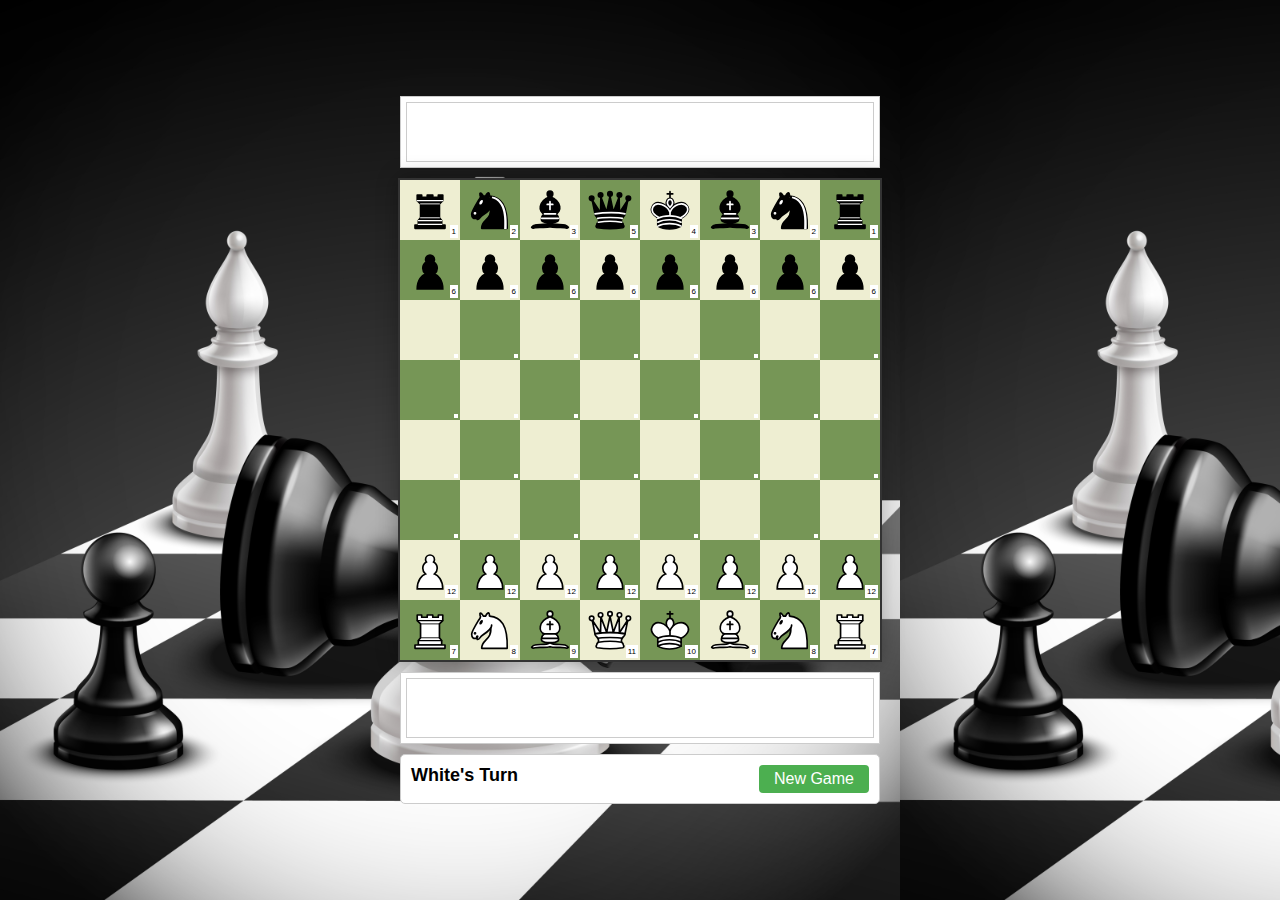
<file: index.html>
<!DOCTYPE html>
<html lang="en">
<head>
    <meta charset="UTF-8">
    <meta name="viewport" content="width=device-width, initial-scale=1.0">
    <title>Document</title>
    <link rel="stylesheet" href="design.css">
</head>
<body>
    <div id="game-container">
        <div id="black-captured" class="captured-pieces"></div>
        <div id="chess-board"></div>
        <div id="white-captured" class="captured-pieces"></div>
        <div id="game-info">
            <div id="turn-indicator">White's Turn</div>
            <button id="reset-button">New Game</button>
        </div>
    </div>

    <script src="ChessBoard.js"></script>
    <script src="RemovedPieces.js"></script>
    <script src="tile.js"></script>

</body>
</html>
</file>
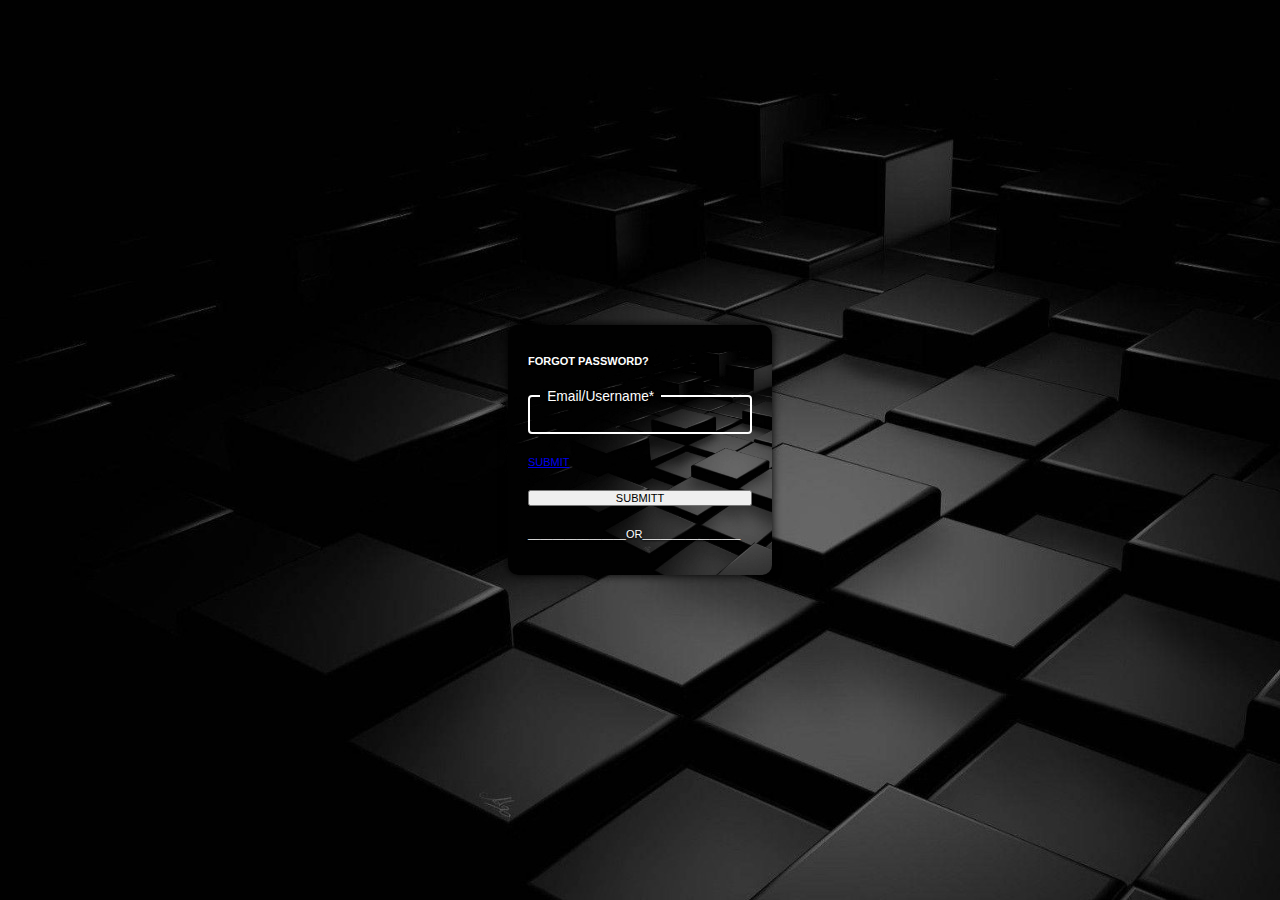
<file: chess-game/index.html>
<!DOCTYPE html>
<html>
    
        <title>Sfiso's web page</title>
        <style> 
            *{
    box-sizing: border-box;
    padding: 0;
    margin: 0;
    font-size: 11px;
}
body{
    height: 100vh;
    display: flex;
    align-items: center;
    justify-content: center;
    
    font-family:sans-serif;
    color: #fff;
    text-shadow: 0 1px 2px #000;
    background-color: #333;
    background-image: url(images/black.png);
    background-size: cover;

}
form{
    box-shadow: 0 0 10px #000;
    padding: 30px 20px 35px 20px;
    border-radius: 10px;
    display: flex;
    flex-direction:column ;
    gap: 2rem;
    background-image: url(images/black.png);
    background-size: cover;
}

input{
    padding: 0.5em 1em;
    border: 0;
    background-color: transparent;
    color: #fff;
    font-size: 1.2em;
    width: 220px;
}
input:focus{
    outline:0;
}
fieldset{
    padding:0;
    border: 2px solid #fff;
    border-radius: 4px;
}
fieldset:focus-within{
    border-color: #b02727;

}
legend{
    margin-left: 0.75em;
    padding-inline: 0.5em;
    font-size: 1.25em;
}
        </style>
 
    

<form>
    <h1>FORGOT PASSWORD?</h1>
    <fieldset>
        <legend>Email/Username*</legend>
        <input type="email">
    </fieldset>
    <a href="223063631@stu.ukzn.ac.za">SUBMIT</a>
    <button>SUBMITT</button>
    <p>________________OR________________</p>
    
   
</form>

</html>
</file>
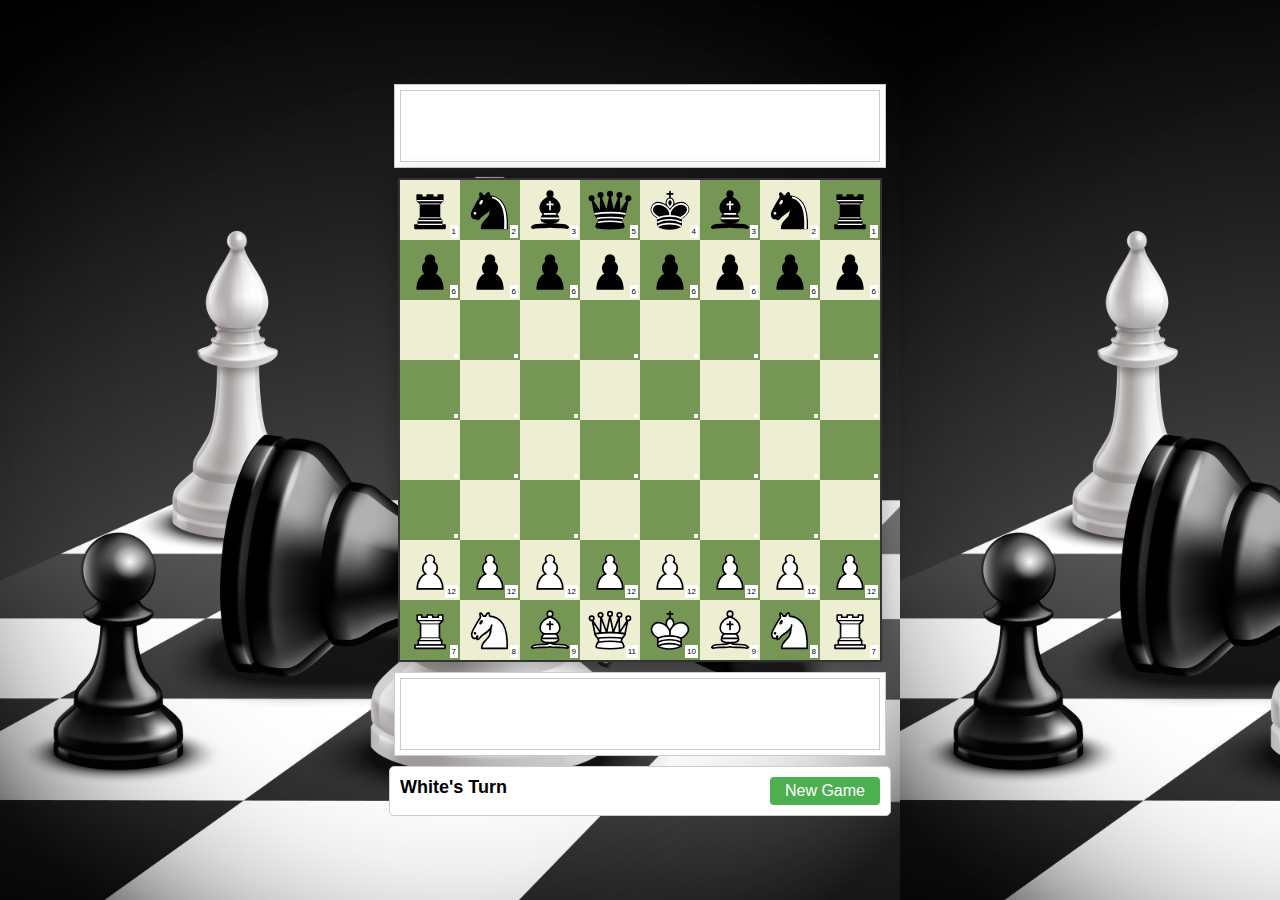
<file: chess-game/chessGame.html>
<!DOCTYPE html>
<html lang="en">
<head>
    <meta charset="UTF-8">
    <meta name="viewport" content="width=device-width, initial-scale=1.0">
    <title>JavaScript Chess Game</title>
    <style>
        body {
            font-family: 'Arial', sans-serif;
            display: flex;
            justify-content: center;
            align-items: center;
            height: 100vh;
            margin: 0;
            background-color: #f0f0f0;
            background-image: url(images/chess2.jpg);
            background-size: contain;
        }

        #game-container {
            display: flex;
            flex-direction: column;
            align-items: center;
            gap: 10px;
        }

        #chess-board {
            display: grid;
            grid-template-columns: repeat(8, 60px);
            grid-template-rows: repeat(8, 60px);
            border: 2px solid #333;
            box-shadow: 0 0 20px rgba(0, 0, 0, 0.3);
        }

        .captured-pieces {
            display: flex;
            flex-wrap: wrap;
            width: 480px;
            min-height: 60px;
            border: 1px solid #ccc;
            background-color: #fff;
            padding: 5px;
            gap: 5px;
        }

        .captured-piece {
            width: 30px;
            height: 30px;
            display: flex;
            justify-content: center;
            align-items: center;
        }

        #game-info {
            display: flex;
            justify-content: space-between;
            width: 480px;
            padding: 10px;
            background-color: #fff;
            border: 1px solid #ccc;
            border-radius: 5px;
        }

        #turn-indicator {
            font-weight: bold;
            font-size: 18px;
        }

        #reset-button {
            padding: 5px 15px;
            background-color: #4CAF50;
            color: white;
            border: none;
            border-radius: 4px;
            cursor: pointer;
            font-size: 16px;
        }

        #reset-button:hover {
            background-color: #45a049;
        }

        .tile {
            display: flex;
            justify-content: center;
            align-items: center;
            cursor: pointer;
            font-size: 40px;
            user-select: none;
        }

        .tile img {
            width: 50px;
            height: 50px;
            pointer-events: none;
        }

        .tile.highlight {
            background-color: #8f8 !important;
        }

        .tile.selected {
            background-color: #88f !important;
        }

        .tile.possible-move {
            background-color: #ff8 !important;
        }

        .tile.debug {
            position: relative;
        }
        
        .tile.debug::after {
            content: attr(data-type);
            position: absolute;
            bottom: 2px;
            right: 2px;
            font-size: 8px;
            background: white;
            padding: 2px;
        }
    </style>
</head>
<body>
    <div id="game-container">
        <div id="black-captured" class="captured-pieces"></div>
        <div id="chess-board"></div>
        <div id="white-captured" class="captured-pieces"></div>
        <div id="game-info">
            <div id="turn-indicator">White's Turn</div>
            <button id="reset-button">New Game</button>
        </div>
    </div>

    <script>
        class Tile {
            constructor(cb) {
                this.cb = cb;
                this.color = null;
                this.image = null;
                this.piece = false;
                this.type = 0;
                this.row = 0;
                this.column = 0;
                this.moves = 0;
                
                this.element = document.createElement('div');
                this.element.className = 'tile debug';
                this.element.addEventListener('click', () => this.actionPerformed());
            }

            getMoves() {
                return this.moves;
            }

            setMoves(moves) {
                this.moves = moves;
            }

            getRow() {
                return this.row;
            }

            setRow(row) {
                this.row = row;
            }

            getColumn() {
                return this.column;
            }

            setColumn(column) {
                this.column = column;
            }

            getType() {
                return this.type;
            }

            setType(type) {
                this.type = type;
                this.element.dataset.type = type;
            }
            
            getColor() {
                return this.color;
            }

            setColor(color) {
                this.color = color;
                this.element.style.backgroundColor = color;
            }
            
            setClickedColor(color) {
                this.element.style.backgroundColor = color;
            }

            getImage() {
                return this.image;
            }

            setImage(image) {
                console.log("Setting image:", image);
                this.image = image;
                if (image) {
                    const img = new Image();
                    img.onload = () => {
                        this.element.innerHTML = `<img src="${image}" alt="chess piece">`;
                        console.log("Image loaded successfully");
                    };
                    img.onerror = () => console.error("Failed to load image:", image);
                    img.src = image;
                } else {
                    this.element.innerHTML = '';
                }
            }
            
            getPiece() {
                return this.piece;
            }
            
            setPiece(piece) {
                this.piece = piece;
            }

            actionPerformed() {
                try {
                    this.cb.validateClick(this);
                } catch (e) {
                    console.error("Click error:", e);
                }
            }
            
            highlight() {
                this.element.classList.add('highlight');
            }
            
            unhighlight() {
                this.element.classList.remove('highlight');
            }
            
            select() {
                this.element.classList.add('selected');
            }
            
            unselect() {
                this.element.classList.remove('selected');
            }
            
            showPossibleMove() {
                this.element.classList.add('possible-move');
            }
            
            hidePossibleMove() {
                this.element.classList.remove('possible-move');
            }
        }

        class RemovedPieces {
            constructor() {
                this.pieces = [];
                this.icon = "images/blank.png";
                this.blankPieces = 16;
                
                this.element = document.createElement('div');
                this.element.className = 'captured-pieces';
            }

            getPiecesSize() {
                return this.pieces.length;
            }

            setIcon(iconPath) {
                if (16 - this.blankPieces < 16) {
                    const piece = document.createElement('div');
                    piece.className = 'captured-piece';
                    const img = document.createElement('img');
                    img.src = iconPath;
                    img.style.width = '100%';
                    img.style.height = '100%';
                    piece.appendChild(img);
                    this.element.appendChild(piece);
                    this.pieces.push(piece);
                    this.blankPieces--;
                }
            }
        }

        class ChessBoard {
            constructor() {
                this.currentRound = 0;
                this.EMPTY = 0;
                this.CASTLE_BLACK = 1;
                this.KNIGHT_BLACK = 2;
                this.BISHOP_BLACK = 3;
                this.KING_BLACK = 4;
                this.QUEEN_BLACK = 5;
                this.PAWN_BLACK = 6;
                this.CASTLE_WHITE = 7;
                this.KNIGHT_WHITE = 8;
                this.BISHOP_WHITE = 9;
                this.KING_WHITE = 10;
                this.QUEEN_WHITE = 11;
                this.PAWN_WHITE = 12;

                console.log("Piece type constants:", {
                    EMPTY: this.EMPTY,
                    CASTLE_BLACK: this.CASTLE_BLACK,
                    PAWN_WHITE: this.PAWN_WHITE,
                    CASTLE_WHITE: this.CASTLE_WHITE,
                    KING_BLACK: this.KING_BLACK,
                    KING_WHITE: this.KING_WHITE
                });

                this.columns = ["A", "B", "C", "D", "E", "F", "G", "H"];
                this.rows = ["1", "2", "3", "4", "5", "6", "7", "8"];

                this.tiles = Array.from({ length: 8 }, () => new Array(8));
                this.panRemPieces = [new RemovedPieces(), new RemovedPieces()];
                this.icon = [[], []];
                this.clickedTiles = [];
                this.possibleMoves = [];

                this.element = document.getElementById('chess-board');
                this.blackCaptured = document.getElementById('black-captured');
                this.whiteCaptured = document.getElementById('white-captured');
                this.turnIndicator = document.getElementById('turn-indicator');

                this.blackCaptured.appendChild(this.panRemPieces[0].element);
                this.whiteCaptured.appendChild(this.panRemPieces[1].element);

                this.loadPieceImages();
                this.createBoard();
            }

            loadPieceImages() {
                // Black pieces
             this.icon[0][0] = "images/black_rook.svg";
             this.icon[0][1] = "images/black_knight.svg";
             this.icon[0][2] = "images/black_bishop.svg";
             this.icon[0][3] = "images/black_king.svg";
             this.icon[0][4] = "images/black_queen.svg";
             this.icon[0][5] = "images/black_pawn.svg";

        // White pieces
             this.icon[1][0] = "images/white_rook.svg";
             this.icon[1][1] = "images/white_knight.svg";
             this.icon[1][2] = "images/white_bishop.svg";
             this.icon[1][3] = "images/white_king.svg";
             this.icon[1][4] = "images/white_queen.svg";
             this.icon[1][5] = "images/white_pawn.svg";
            }

            createBoard() {
                this.element.innerHTML = '';

                for (let r = 0; r < 8; r++) {
                    for (let c = 0; c < 8; c++) {
                        this.tiles[r][c] = new Tile(this);
                        this.tiles[r][c].setRow(r);
                        this.tiles[r][c].setColumn(c);

                        if ((r + c) % 2 !== 0) {
                            this.tiles[r][c].setColor('#769656'); // Dark squares
                        } else {
                            this.tiles[r][c].setColor('#eeeed2'); // Light squares
                        }

                        this.initializePiece(r, c);
                        this.element.appendChild(this.tiles[r][c].element);
                    }
                }

                this.updateTurnIndicator();
            }

            initializePiece(r, c) {
                // Black pieces (top rows)
                if (r === 0) {
                    if (c === 0 || c === 7) {
                        this.setPiece(r, c, this.CASTLE_BLACK, this.icon[0][0]);
                    } else if (c === 1 || c === 6) {
                        this.setPiece(r, c, this.KNIGHT_BLACK, this.icon[0][1]);
                    } else if (c === 2 || c === 5) {
                        this.setPiece(r, c, this.BISHOP_BLACK, this.icon[0][2]);
                    } else if (c === 3) {
                        this.setPiece(r, c, this.QUEEN_BLACK, this.icon[0][4]);
                    } else if (c === 4) {
                        this.setPiece(r, c, this.KING_BLACK, this.icon[0][3]);
                    }
                } else if (r === 1) {
                    this.setPiece(r, c, this.PAWN_BLACK, this.icon[0][5]);
                }
                // White pieces (bottom rows)
                else if (r === 7) {
                    if (c === 0 || c === 7) {
                        this.setPiece(r, c, this.CASTLE_WHITE, this.icon[1][0]);
                    } else if (c === 1 || c === 6) {
                        this.setPiece(r, c, this.KNIGHT_WHITE, this.icon[1][1]);
                    } else if (c === 2 || c === 5) {
                        this.setPiece(r, c, this.BISHOP_WHITE, this.icon[1][2]);
                    } else if (c === 3) {
                        this.setPiece(r, c, this.QUEEN_WHITE, this.icon[1][4]);
                    } else if (c === 4) {
                        this.setPiece(r, c, this.KING_WHITE, this.icon[1][3]);
                    }
                } else if (r === 6) {
                    this.setPiece(r, c, this.PAWN_WHITE, this.icon[1][5]);
                }
            }

            setPiece(row, col, type, image) {
                this.tiles[row][col].setImage(image);
                this.tiles[row][col].setPiece(true);
                this.tiles[row][col].setType(type);
            }

            updateTurnIndicator() {
                this.turnIndicator.textContent = this.currentRound % 2 === 0 ? 
                    "White's Turn" : "Black's Turn";
            }

            validateClick(tile) {
                console.group("Move Validation");
    console.log("Current round:", this.currentRound);
    console.log("Current turn:", this.currentRound % 2 === 0 ? "White" : "Black");
    
    // ... rest of your existing validateClick code ...

    
                console.log(`Turn ${this.currentRound} - ${this.currentRound % 2 === 0 ? 'White' : 'Black'}'s turn`);
                console.log(`Clicked tile: ${tile.getRow()},${tile.getColumn()} Type: ${tile.getType()}`);
                
                this.clearPossibleMoves();

                if (this.clickedTiles.length === 0) {
                    if (tile.getPiece()) {
                        const isWhitePiece = tile.getType() >= this.CASTLE_WHITE;
                        if ((this.currentRound % 2 === 0 && isWhitePiece) || 
                            (this.currentRound % 2 === 1 && !isWhitePiece)) {
                            
                            this.clickedTiles.push(tile);
                            tile.select();
                            this.showPossibleMoves(tile);
                            return;
                        } else {
                            alert(`It's ${this.currentRound % 2 === 0 ? "White" : "Black"}'s turn!`);
                            return;
                        }
                    }
                } else {
                    const selectedTile = this.clickedTiles[0];
                    
                    if (selectedTile === tile) {
                        selectedTile.unselect();
                        this.clickedTiles = [];
                        return;
                    }

                    if (this.validateMove(tile)) {
                        this.movePiece(tile);
                        this.currentRound++;
                        this.updateTurnIndicator();
                    } else {
                        alert("Invalid move!");
                    }

                    selectedTile.unselect();
                    this.clickedTiles = [];
                }
                
            }

            showPossibleMoves(tile) {
                const row = tile.getRow();
                const col = tile.getColumn();
                const type = tile.getType();

                this.clearPossibleMoves();

                switch(type) {
                    case this.PAWN_WHITE:
                        if (row > 0 && !this.tiles[row-1][col].getPiece()) {
                            this.tiles[row-1][col].showPossibleMove();
                            this.possibleMoves.push(this.tiles[row-1][col]);
                        }
                        if (row > 0 && col > 0 && this.tiles[row-1][col-1].getPiece() && 
                            this.tiles[row-1][col-1].getType() < this.CASTLE_WHITE) {
                            this.tiles[row-1][col-1].showPossibleMove();
                            this.possibleMoves.push(this.tiles[row-1][col-1]);
                        }
                        if (row > 0 && col < 7 && this.tiles[row-1][col+1].getPiece() && 
                            this.tiles[row-1][col+1].getType() < this.CASTLE_WHITE) {
                            this.tiles[row-1][col+1].showPossibleMove();
                            this.possibleMoves.push(this.tiles[row-1][col+1]);
                        }
                        break;
                        
                    case this.PAWN_BLACK:
                        if (row < 7 && !this.tiles[row+1][col].getPiece()) {
                            this.tiles[row+1][col].showPossibleMove();
                            this.possibleMoves.push(this.tiles[row+1][col]);
                        }
                        if (row < 7 && col > 0 && this.tiles[row+1][col-1].getPiece() && 
                            this.tiles[row+1][col-1].getType() >= this.CASTLE_WHITE) {
                            this.tiles[row+1][col-1].showPossibleMove();
                            this.possibleMoves.push(this.tiles[row+1][col-1]);
                        }
                        if (row < 7 && col < 7 && this.tiles[row+1][col+1].getPiece() && 
                            this.tiles[row+1][col+1].getType() >= this.CASTLE_WHITE) {
                            this.tiles[row+1][col+1].showPossibleMove();
                            this.possibleMoves.push(this.tiles[row+1][col+1]);
                        }
                        break;
                        
                    case this.KNIGHT_WHITE:
                    case this.KNIGHT_BLACK:
                        const knightMoves = [
                            [row-2, col-1], [row-2, col+1],
                            [row-1, col-2], [row-1, col+2],
                            [row+1, col-2], [row+1, col+2],
                            [row+2, col-1], [row+2, col+1]
                        ];
                        
                        knightMoves.forEach(([r, c]) => {
                            if (r >= 0 && r < 8 && c >= 0 && c < 8) {
                                const targetTile = this.tiles[r][c];
                                if (!targetTile.getPiece() || 
                                    (type >= this.CASTLE_WHITE && targetTile.getType() < this.CASTLE_WHITE) ||
                                    (type < this.CASTLE_WHITE && targetTile.getType() >= this.CASTLE_WHITE)) {
                                    targetTile.showPossibleMove();
                                    this.possibleMoves.push(targetTile);
                                }
                            }
                        });
                        break;
                        
                    default:
                        for (let r = Math.max(0, row-1); r <= Math.min(7, row+1); r++) {
                            for (let c = Math.max(0, col-1); c <= Math.min(7, col+1); c++) {
                                if (r !== row || c !== col) {
                                    const targetTile = this.tiles[r][c];
                                    if (!targetTile.getPiece() || 
                                        (type >= this.CASTLE_WHITE && targetTile.getType() < this.CASTLE_WHITE) ||
                                        (type < this.CASTLE_WHITE && targetTile.getType() >= this.CASTLE_WHITE)) {
                                        targetTile.showPossibleMove();
                                        this.possibleMoves.push(targetTile);
                                    }
                                }
                            }
                        }
                }
            }

            clearPossibleMoves() {
                this.possibleMoves.forEach(tile => tile.hidePossibleMove());
                this.possibleMoves = [];
            }

            validateMove(targetTile) {
    const sourceTile = this.clickedTiles[0];
    if (!sourceTile) {
        console.error("No source tile selected");
        return false;
    }

    // Debug output
    console.log(`Attempting move from (${sourceTile.getRow()},${sourceTile.getColumn()}) to (${targetTile.getRow()},${targetTile.getColumn()})`);
    console.log(`Source type: ${sourceTile.getType()}, Target type: ${targetTile.getType()}`);

    // 1. Check if moving to same position
    if (sourceTile === targetTile) {
        console.log("Same tile clicked");
        return false;
    }

    // 2. Check turn rules
    const isWhiteTurn = this.currentRound % 2 === 0;
    const isWhitePiece = sourceTile.getType() >= this.CASTLE_WHITE;
    
    if ((isWhiteTurn && !isWhitePiece) || (!isWhiteTurn && isWhitePiece)) {
        console.log("Wrong turn for this piece");
        return false;
    }

    // 3. Check if capturing own piece
    if (targetTile.getPiece() && 
        ((isWhitePiece && targetTile.getType() >= this.CASTLE_WHITE) || 
         (!isWhitePiece && targetTile.getType() < this.CASTLE_WHITE))) {
        console.log("Can't capture your own piece");
        return false;
    }

    // 4. Calculate movement deltas
    const dRow = targetTile.getRow() - sourceTile.getRow();
    const dCol = targetTile.getColumn() - sourceTile.getColumn();
    const absRow = Math.abs(dRow);
    const absCol = Math.abs(dCol);

    // 5. Piece-specific movement rules
    switch(sourceTile.getType()) {
        case this.PAWN_WHITE:
            // Forward move
            if (dCol === 0) {
                // Single move forward
                if (dRow === -1 && !targetTile.getPiece()) return true;
                // Double move from starting position
                if (sourceTile.getRow() === 6 && dRow === -2 && !targetTile.getPiece() && 
                    !this.tiles[sourceTile.getRow()-1][sourceTile.getColumn()].getPiece()) return true;
            }
            // Capture move
            else if (absCol === 1 && dRow === -1 && targetTile.getPiece()) {
                return true;
            }
            break;

        case this.PAWN_BLACK:
            // Forward move
            if (dCol === 0) {
                // Single move forward
                if (dRow === 1 && !targetTile.getPiece()) return true;
                // Double move from starting position
                if (sourceTile.getRow() === 1 && dRow === 2 && !targetTile.getPiece() && 
                    !this.tiles[sourceTile.getRow()+1][sourceTile.getColumn()].getPiece()) return true;
            }
            // Capture move
            else if (absCol === 1 && dRow === 1 && targetTile.getPiece()) {
                return true;
            }
            break;

        case this.KNIGHT_WHITE:
        case this.KNIGHT_BLACK:
            return (absRow === 2 && absCol === 1) || (absRow === 1 && absCol === 2);

        case this.BISHOP_WHITE:
        case this.BISHOP_BLACK:
            if (absRow !== absCol) return false;
            return this.checkClearDiagonal(sourceTile, targetTile);

        case this.CASTLE_WHITE:
        case this.CASTLE_BLACK:
            if (absRow !== 0 && absCol !== 0) return false;
            return this.checkClearStraight(sourceTile, targetTile);

        case this.QUEEN_WHITE:
        case this.QUEEN_BLACK:
            if (absRow !== absCol && absRow !== 0 && absCol !== 0) return false;
            if (absRow === absCol) return this.checkClearDiagonal(sourceTile, targetTile);
            return this.checkClearStraight(sourceTile, targetTile);

        case this.KING_WHITE:
        case this.KING_BLACK:
            return absRow <= 1 && absCol <= 1;

        default:
            console.error("Unknown piece type:", sourceTile.getType());
            return false;
    }

    console.log("Move doesn't match any valid pattern");
    return false;
}

// Helper functions
checkClearStraight(source, target) {
    const rowStep = target.getRow() > source.getRow() ? 1 : -1;
    const colStep = target.getColumn() > source.getColumn() ? 1 : -1;
    
    if (source.getRow() === target.getRow()) {
        // Horizontal move
        for (let c = source.getColumn() + colStep; c !== target.getColumn(); c += colStep) {
            if (this.tiles[source.getRow()][c].getPiece()) return false;
        }
    } else {
        // Vertical move
        for (let r = source.getRow() + rowStep; r !== target.getRow(); r += rowStep) {
            if (this.tiles[r][source.getColumn()].getPiece()) return false;
        }
    }
    return true;
}

checkClearDiagonal(source, target) {
    const rowStep = target.getRow() > source.getRow() ? 1 : -1;
    const colStep = target.getColumn() > source.getColumn() ? 1 : -1;
    
    let r = source.getRow() + rowStep;
    let c = source.getColumn() + colStep;
    
    while (r !== target.getRow() && c !== target.getColumn()) {
        if (this.tiles[r][c].getPiece()) return false;
        r += rowStep;
        c += colStep;
    }
    return true;
}
            movePiece(targetTile) {
                const sourceTile = this.clickedTiles[0];
                
                if (targetTile.getPiece()) {
                    this.capturePiece(targetTile);
                }
                
                targetTile.setImage(sourceTile.getImage());
                targetTile.setPiece(true);
                targetTile.setType(sourceTile.getType());
                targetTile.setMoves(sourceTile.getMoves() + 1);
                
                sourceTile.setImage(null);
                sourceTile.setPiece(false);
                sourceTile.setType(this.EMPTY);
                sourceTile.setMoves(0);
            }

            capturePiece(tile) {
                const isWhiteCapturing = this.clickedTiles[0].getType() >= this.CASTLE_WHITE;
                
                if (tile.getType() === this.KING_BLACK || tile.getType() === this.KING_WHITE) {
                    const winner = tile.getType() === this.KING_BLACK ? "White" : "Black";
                    alert(`Checkmate! ${winner} wins!`);
                    setTimeout(() => window.location.reload(), 2000);
                    return;
                }
                
                if (isWhiteCapturing) {
                    this.panRemPieces[1].setIcon(tile.getImage());
                } else {
                    this.panRemPieces[0].setIcon(tile.getImage());
                }
            }
        }

        document.addEventListener('DOMContentLoaded', () => {
            const chessBoard = new ChessBoard();
            document.getElementById('reset-button').addEventListener('click', () => {
                window.location.reload();
            });
        });
    </script>
</body>
</html>
</file>
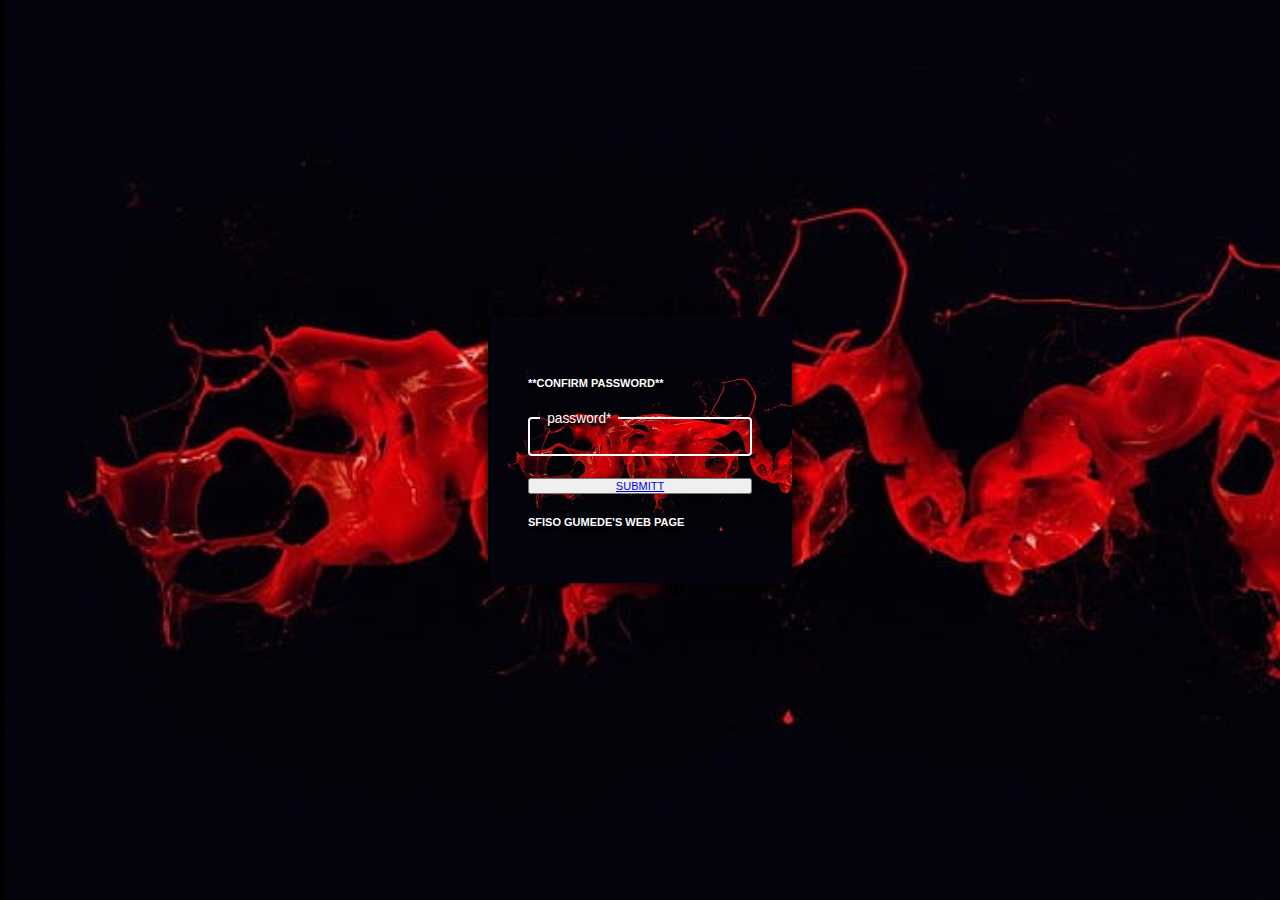
<file: chess-game/confirnpass.html>
<!DOCTYPE html>
<html>
    
        <title>Sfiso's web page</title>
        <style> 
     *{
    box-sizing: border-box;
    padding: 0;
    margin: 0;
    font-size: 11px;
}
body{
    height: 100vh;
    display: flex;
    align-items: center;
    justify-content: center;
    font-family:sans-serif;
    color: #fff;
    text-shadow: 0 4px 3px #000;
    background-color: #333;
    background-image: url(images/blood.png);
    background-size: cover;
}
form{
    box-shadow: 0 0 10px #000;
    padding: 60px 40px 55px 40px;
    border-radius: 10px;
    display: flex;
    flex-direction:column ;
    gap: 2rem;
    background-image: url(images/blood.png);
    background-size: cover;
}
input{
    padding: 0.5em 1em;
    border: 0;
    background-color: transparent;
    color: #fff;
    font-size: 1.2em;
    width: 220px;
}
input:focus{
    outline:0;
}
fieldset{
    padding:0;
    border: 2px solid #fff;
    border-radius: 4px;
}
fieldset:focus-within{
    border-color: #b02727;
}
legend{
    margin-left: 0.75em;
    padding-inline: 0.5em;
    font-size: 1.25em;
}
    </style>   
<body>
<form>
    <h1>**CONFIRM PASSWORD**</h1>
    <fieldset>
        <legend>password*</legend>
        <input type="password">
    </fieldset>
    <button><a href="index.html">SUBMITT</a></button>
    
    <b>SFISO GUMEDE'S WEB PAGE</b>  
</form>

</body>
</html>
</file>
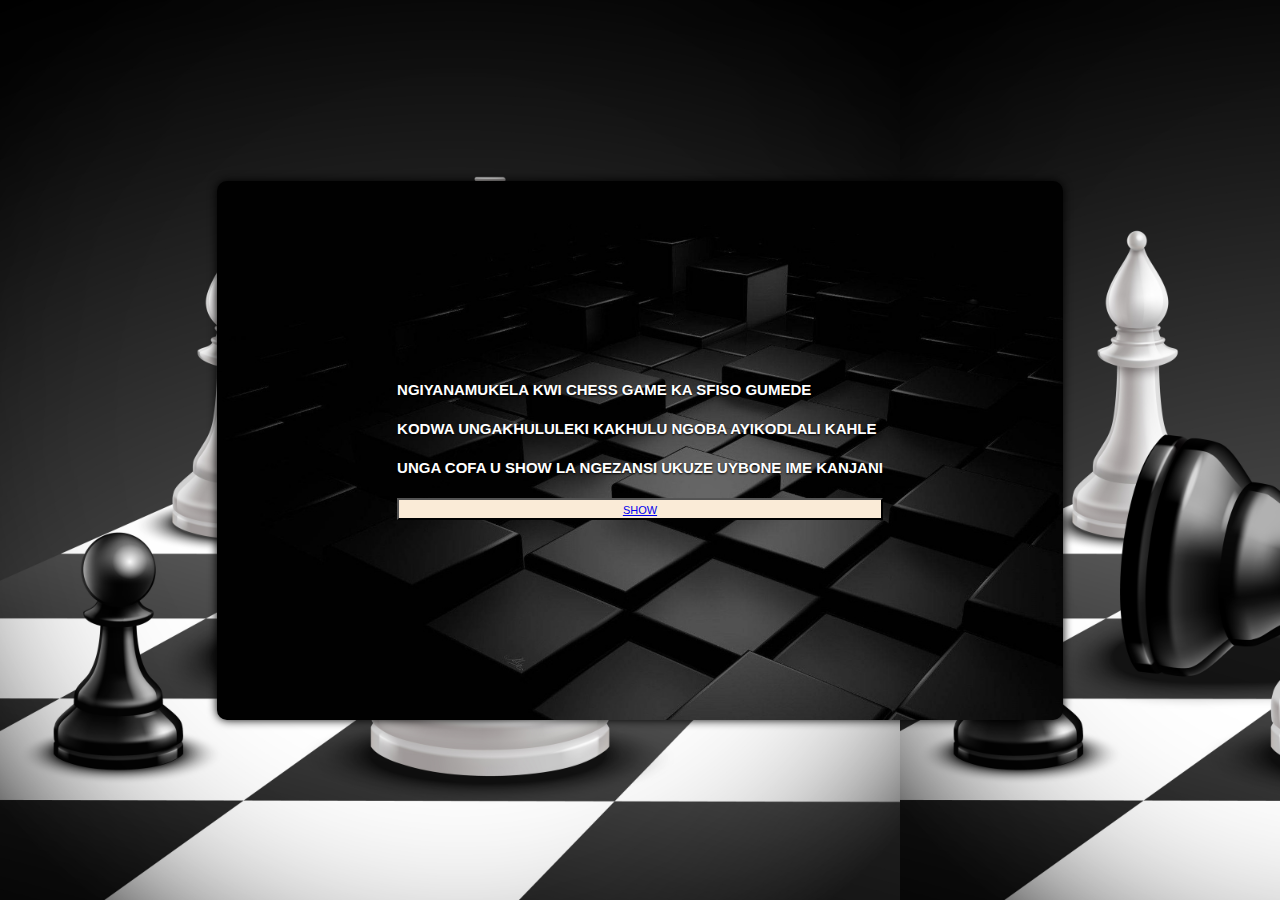
<file: chess-game/intropage.html>
<!DOCTYPE html>
<html>
    
        <title>Sfiso's web page</title>
        <style> 
            *{
    box-sizing: border-box;
    padding: 0;
    margin: 0;
    font-size: 11px;
}
body{
    height: 100vh;
    display: flex;
    align-items: center;
    justify-content: center;
    
    font-family:sans-serif;
    color: #fff;
    text-shadow: 0 1px 2px #000;
    background-color: #333;
    background-image: url('images/chess2.jpg');
    background-size: contain;

}
form{
    box-shadow: 0 0 10px #000;
    padding: 200px 180px 200px 180px;
    border-radius: 10px;
    display: flex;
    flex-direction:column ;
    gap: 2rem;
    background-color: purple;
    background-image: url(images/black.png);
    background-size: cover;
}

input{
    padding: 0.5em 1em;
    border: 0;
    background-color: transparent;
    color: #fff;
    font-size: 1.2em;
    width: 220px;
}
input:focus{
    outline:0;
}
fieldset{
    padding:0;
    border: 2px solid #fff;
    border-radius: 4px;
}
fieldset:focus-within{
    border-color: #b02727;

}
legend{
    margin-left: 0.75em;
    padding-inline: 0.5em;
    font-size: 1.25em;
}
button{
    font: bold;
    font-size: 1.2cqmax ;
    background-color:antiquewhite;

}
    </style>
<body>
    
<form>
    <h1 style="font-size: 15px;">NGIYANAMUKELA KWI CHESS GAME KA SFISO GUMEDE </h1>
    <h1 style="font-size: 15px;">KODWA UNGAKHULULEKI KAKHULU NGOBA AYIKODLALI KAHLE </h1>
    <h1 style="font-size: 15px;">UNGA COFA U SHOW LA NGEZANSI UKUZE UYBONE IME KANJANI </h1>
    <button><a href="chessGame.html">SHOW</a></button>
    
   
    
   
</form>
</body>
</html>
</file>
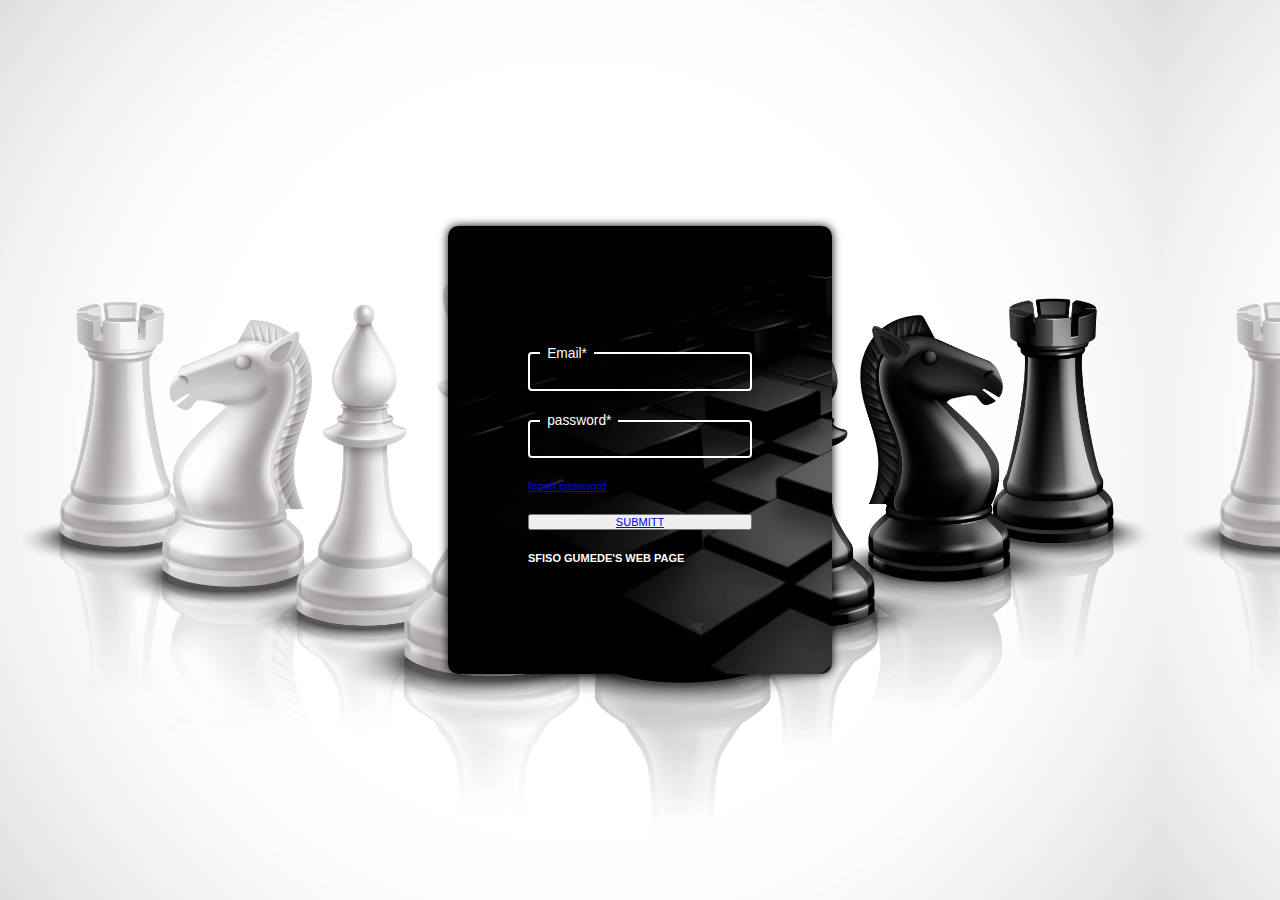
<file: chess-game/login.html>
<!DOCTYPE html>
<html>
    
        <title>Sfiso's web page</title>
        <style> 
     *{
    box-sizing: border-box;
    padding: 0;
    margin: 0;
    font-size: 11px;
}
body{
    height: 100vh;
    display: flex;
    align-items: center;
    justify-content: center;
    font-family:sans-serif;
    color: #fff;
    text-shadow: 0 4px 3px #000;
    background-color: #333;
    background-image: url('images/chess3.jpg');
    background-size:contain;
}
form{
    box-shadow: 0 0 10px #000;
    padding: 120px 80px 110px 80px;
    border-radius: 10px;
    display: flex;
    flex-direction:column ;
    gap: 2rem;
    background-image: url('images/black.png');
    background-size: cover;
}
input{
    padding: 0.5em 1em;
    border: 0;
    background-color: transparent;
    color: #fff;
    font-size: 1.2em;
    width: 220px;
}
input:focus{
    outline:0;
}
fieldset{
    padding:0;
    border: 2px solid #fff;
    border-radius: 4px;
}
fieldset:focus-within{
    border-color: #b02727;
}
legend{
    margin-left: 0.75em;
    padding-inline: 0.5em;
    font-size: 1.25em;
}
    </style>   
<body>
<form>
    <fieldset>
        <legend>Email*</legend>
        <input type ="email"/>
    </fieldset>
    <fieldset>
        <legend>password*</legend>
        <input type="password">
    </fieldset>
    <a href="index.html">fogort password</a>
    <button><a href="intropage.html">
        SUBMITT
    </a></button>
    
    <b>SFISO GUMEDE'S WEB PAGE</b>  
</form>
</body>
</html>
</file>
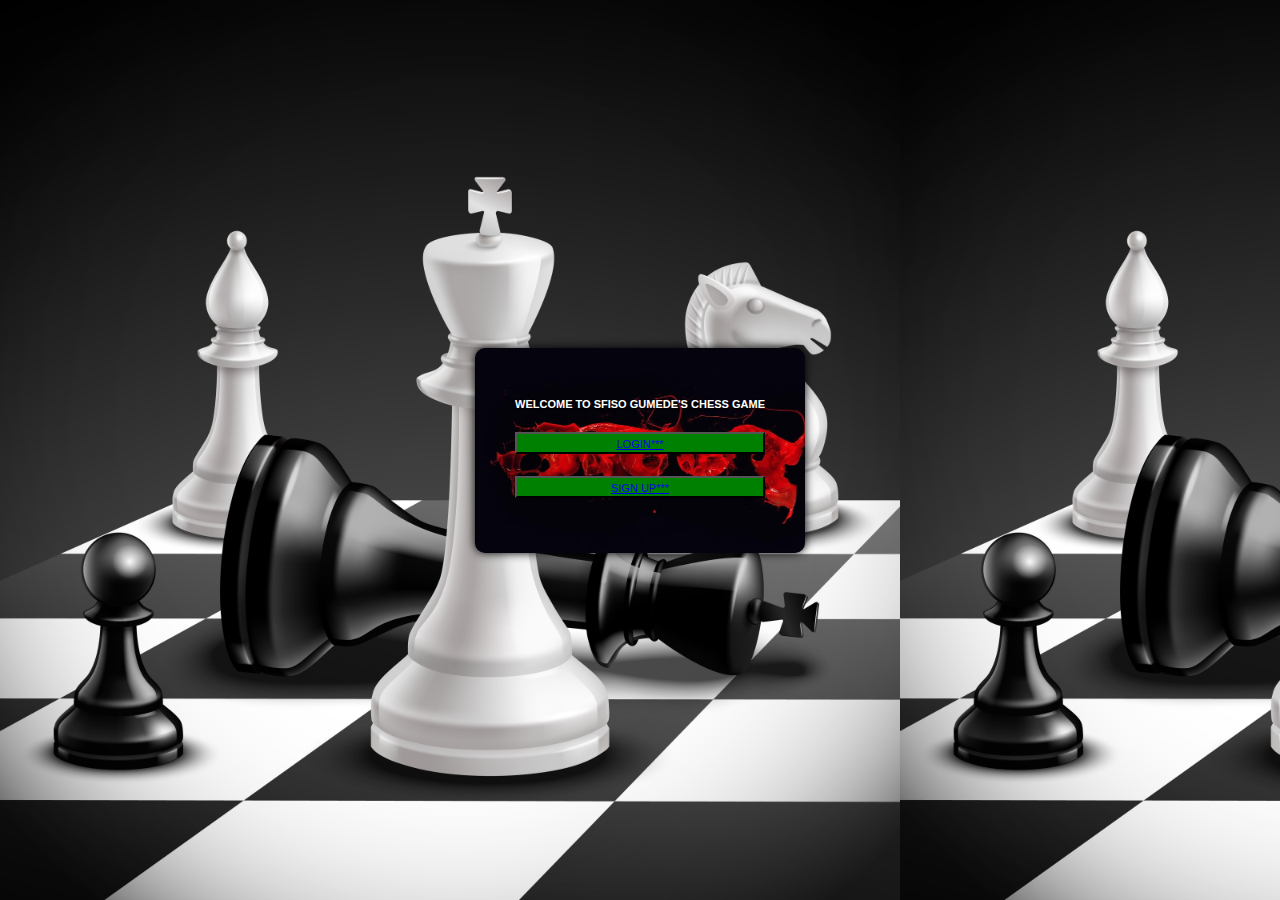
<file: chess-game/loginorSign.html>
<!DOCTYPE html>
<html>
    
        <title>Sfiso's web page</title>
        <style> 
            *{
    box-sizing: border-box;
    padding: 0;
    margin: 0;
    font-size: 11px;
}
body{
    height: 100vh;
    display: flex;
    align-items: center;
    justify-content: center;
    
    font-family:sans-serif;
    color: #fff;
    text-shadow: 0 1px 2px #000;
    background-color: #333;
    background-image: url('images/chess2.jpg');
    background-size:contain;

}
form{
    box-shadow: 0 0 10px #000;
    padding: 50px 40px 55px 40px;
    border-radius: 10px;
    display: flex;
    flex-direction:column ;
    gap: 2rem;
    background-color: purple;
    background-image: url(images/blood.png);
    background-size: cover;
}

input{
    padding: 0.5em 1em;
    border: 0;
    background-color: transparent;
    color: #fff;
    font-size: 1.2em;
    width: 220px;
}
input:focus{
    outline:0;
}
fieldset{
    padding:0;
    border: 2px solid #fff;
    border-radius: 4px;
}
fieldset:focus-within{
    border-color: #b02727;

}
legend{
    margin-left: 0.75em;
    padding-inline: 0.5em;
    font-size: 1.25em;
}
button{
    font: bold;
    font-size: 1.2cqmax ;
    background-color:green;

}
    </style>
<body>
    
<form>
    <h1>WELCOME TO SFISO GUMEDE'S CHESS GAME</h1>
    <button><a href="login.html">LOGIN***</a></button>
    
    <button><a href="sign.html">SIGN UP***</a></button>

    
    
   
</form>
</body>
</html>
</file>
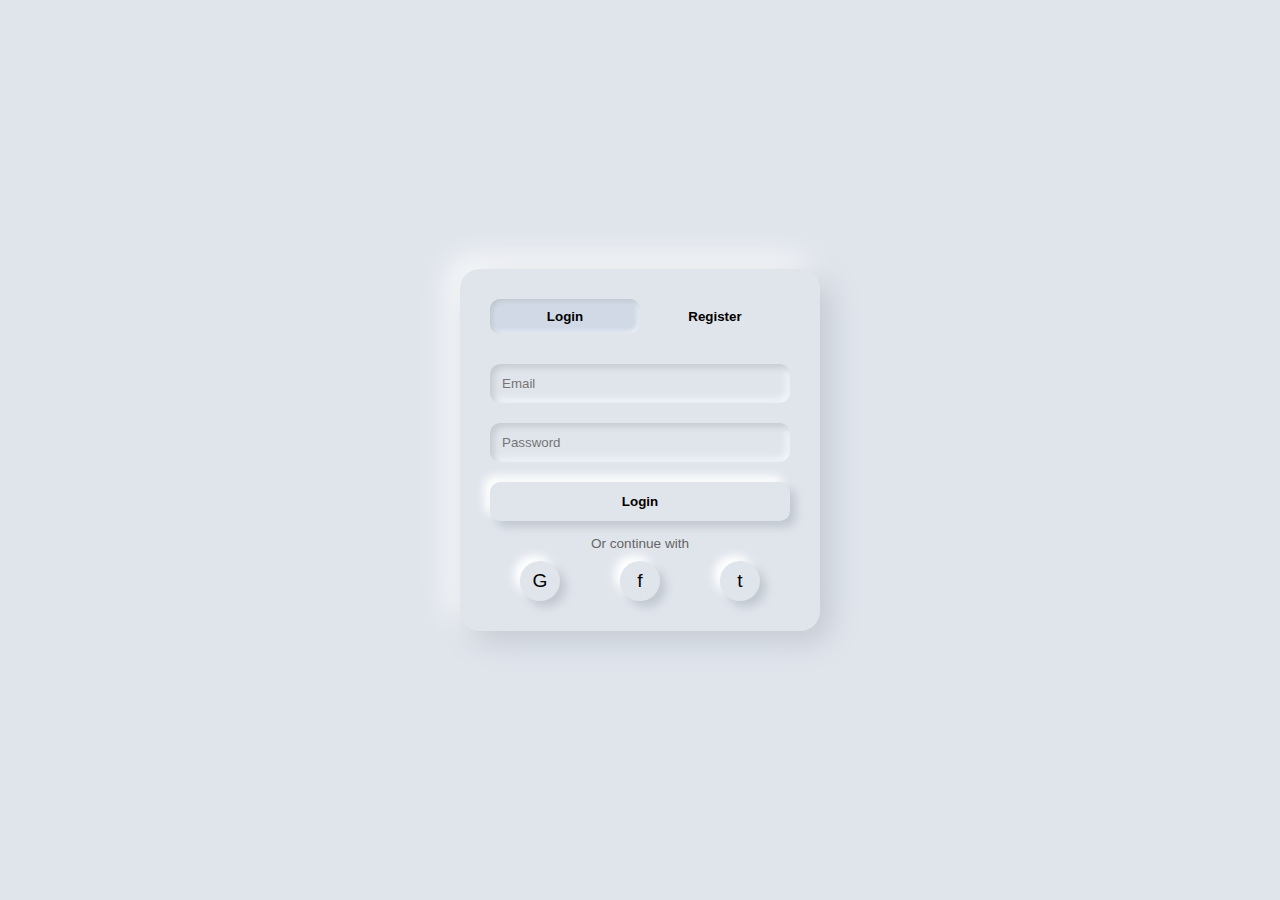
<file: chess-game/newSignIn.html>
<!DOCTYPE html>
<html lang="en">
<head>
    <meta charset="UTF-8">
    <meta name="viewport" content="width=device-width, initial-scale=1.0">
    <title>Document</title>
    <style>
        body {
  margin: 0;
  padding: 0;
  font-family: 'Segoe UI', sans-serif;
  background: #e0e5ec;
  display: flex;
  justify-content: center;
  align-items: center;
  height: 100vh;
}

.container {
  background: #e0e5ec;
  padding: 30px;
  border-radius: 20px;
  box-shadow: 10px 10px 30px #c2c8d0, -10px -10px 30px #ffffff;
  width: 300px;
}

.tabs {
  display: flex;
  justify-content: space-between;
  margin-bottom: 20px;
}

.tabs button {
  flex: 1;
  padding: 10px;
  border: none;
  background: none;
  font-weight: bold;
  cursor: pointer;
  border-radius: 10px;
  transition: 0.3s;
}

.tabs button.active {
  background: #d1d9e6;
  box-shadow: inset 2px 2px 5px #bec4cb, inset -2px -2px 5px #f0f5fa;
}

.form {
  display: none;
  flex-direction: column;
}

.form.active {
  display: flex;
}

input {
  margin: 10px 0;
  padding: 12px;
  border-radius: 10px;
  border: none;
  background: #e0e5ec;
  box-shadow: inset 4px 4px 6px #c8ccd1, inset -4px -4px 6px #f0f5fa;
}

.btn {
  margin-top: 10px;
  padding: 12px;
  background: #e0e5ec;
  border: none;
  border-radius: 10px;
  cursor: pointer;
  font-weight: bold;
  box-shadow: 6px 6px 10px #c2c8d0, -6px -6px 10px #ffffff;
  transition: 0.3s;
}

.btn:hover {
  background: #d6dce4;
}

.or {
  text-align: center;
  margin: 15px 0 10px;
  font-size: 0.85em;
  color: #666;
}

.socials {
  display: flex;
  justify-content: space-around;
}

.social {
  width: 40px;
  height: 40px;
  border-radius: 50%;
  border: none;
  background: #e0e5ec;
  box-shadow: 6px 6px 10px #c2c8d0, -6px -6px 10px #ffffff;
  font-size: 1.2em;
  cursor: pointer;
}


    </style>
    <script>
const loginTab = document.getElementById("loginTab");
const registerTab = document.getElementById("registerTab");
const loginForm = document.getElementById("loginForm");
const registerForm = document.getElementById("registerForm");

loginTab.addEventListener("click", () => {
  loginTab.classList.add("active");
  registerTab.classList.remove("active");
  loginForm.classList.add("active");
  registerForm.classList.remove("active");
});

registerTab.addEventListener("click", () => {
  registerTab.classList.add("active");
  loginTab.classList.remove("active");
  registerForm.classList.add("active");
  loginForm.classList.remove("active");
});

    </script>
</head>
<body>
    <div class="container">
        <div class="tabs">
          <button id="loginTab" class="active">Login</button>
          <button id="registerTab">Register</button>
        </div>
    
        <!-- Login Form -->
        <form id="loginForm" class="form active">
          <input type="email" placeholder="Email" required/>
          <input type="password" placeholder="Password" required />
          <button type="submit" class="btn"><i class="fa fa-sign-in-alt"></i> Login</button>
          <p class="or">Or continue with</p>
          <div class="socials">
            <button class="social">G</button>
            <button class="social">f</button>
            <button class="social">t</button>
          </div>
        </form>
    
        
    
</body>
</html>
</file>
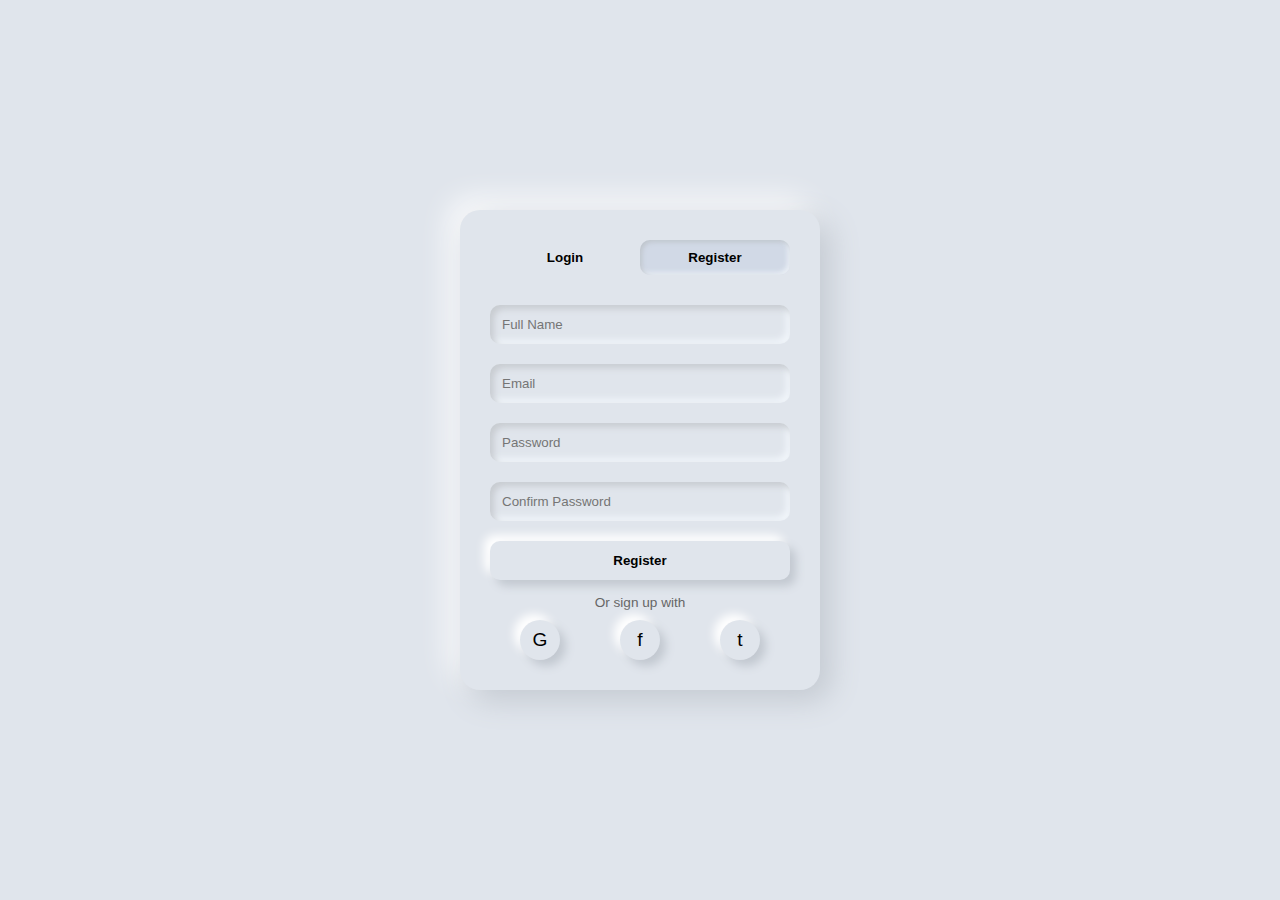
<file: chess-game/register.html>
<!DOCTYPE html>
<html lang="en">
<head>
    <meta charset="UTF-8">
    <meta name="viewport" content="width=device-width, initial-scale=1.0">
    <title>Document</title>
    <style>
        body {
  margin: 0;
  padding: 0;
  font-family: 'Segoe UI', sans-serif;
  background: #e0e5ec;
  display: flex;
  justify-content: center;
  align-items: center;
  height: 100vh;
}

.container {
  background: #e0e5ec;
  padding: 30px;
  border-radius: 20px;
  box-shadow: 10px 10px 30px #c2c8d0, -10px -10px 30px #ffffff;
  width: 300px;
}

.tabs {
  display: flex;
  justify-content: space-between;
  margin-bottom: 20px;
}

.tabs button {
  flex: 1;
  padding: 10px;
  border: none;
  background: none;
  font-weight: bold;
  cursor: pointer;
  border-radius: 10px;
  transition: 0.3s;
}

.tabs button.active {
  background: #d1d9e6;
  box-shadow: inset 2px 2px 5px #bec4cb, inset -2px -2px 5px #f0f5fa;
}

.form {
  display: flex;
  flex-direction: column;
}

.form.active {
  display: flex;
}

input {
  margin: 10px 0;
  padding: 12px;
  border-radius: 10px;
  border: none;
  background: #e0e5ec;
  box-shadow: inset 4px 4px 6px #c8ccd1, inset -4px -4px 6px #f0f5fa;
}

.btn {
  margin-top: 10px;
  padding: 12px;
  background: #e0e5ec;
  border: none;
  border-radius: 10px;
  cursor: pointer;
  font-weight: bold;
  box-shadow: 6px 6px 10px #c2c8d0, -6px -6px 10px #ffffff;
  transition: 0.3s;
}

.btn:hover {
  background: #d6dce4;
}

.or {
  text-align: center;
  margin: 15px 0 10px;
  font-size: 0.85em;
  color: #666;
}

.socials {
  display: flex;
  justify-content: space-around;
}

.social {
  width: 40px;
  height: 40px;
  border-radius: 50%;
  border: none;
  background: #e0e5ec;
  box-shadow: 6px 6px 10px #c2c8d0, -6px -6px 10px #ffffff;
  font-size: 1.2em;
  cursor: pointer;
}


    </style>
    <script>
const loginTab = document.getElementById("loginTab");
const registerTab = document.getElementById("registerTab");
const loginForm = document.getElementById("loginForm");
const registerForm = document.getElementById("registerForm");

loginTab.addEventListener("click", () => {
  loginTab.classList.add("active");
  registerTab.classList.remove("active");
  loginForm.classList.add("active");
  registerForm.classList.remove("active");
});

registerTab.addEventListener("click", () => {
  registerTab.classList.add("active");
  loginTab.classList.remove("active");
  registerForm.classList.add("active");
  loginForm.classList.remove("active");
});

    </script>
</head>
<body>
    <div class="container">
        <div class="tabs">
        <button id="registerTab">Login</button>
        <button id="loginTab" class="active"> Register</button>
          
        </div>
    
        <!-- Login Form -->
       
    
        <!-- Register Form -->
        <form id="registerForm" class="form">
          <input type="text" placeholder="Full Name" required />
          <input type="email" placeholder="Email" required />
          <input type="password" placeholder="Password" required />
          <input type="password" placeholder="Confirm Password" required />
          <button type="submit" class="btn"><i class="fa fa-user-plus"></i> Register</button>
          <p class="or">Or sign up with</p>
          <div class="socials">
            <button class="social">G</button>
            <button class="social">f</button>
            <button class="social">t</button>
          </div>
        </form>
      </div>
    
</body>
</html>
</file>
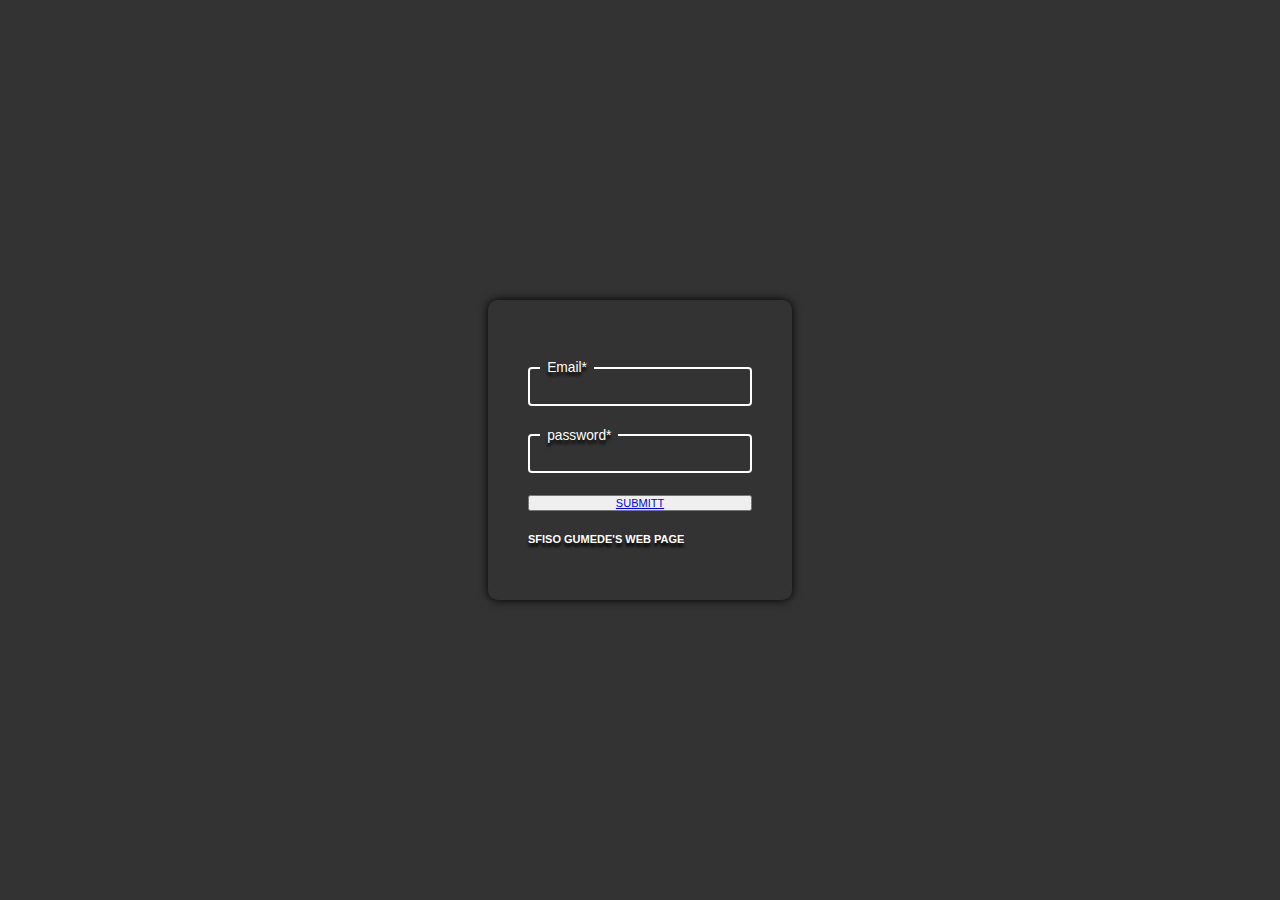
<file: chess-game/sign.html>
<!DOCTYPE html>
<html>
    
        <title>Sfiso's web page</title>
        <style> 
     *{
    box-sizing: border-box;
    padding: 0;
    margin: 0;
    font-size: 11px;
}
body{
    height: 100vh;
    display: flex;
    align-items: center;
    justify-content: center;
    font-family:sans-serif;
    color: #fff;
    text-shadow: 0 4px 3px #000;
    background-color: #333;
}
form{
    box-shadow: 0 0 10px #000;
    padding: 60px 40px 55px 40px;
    border-radius: 10px;
    display: flex;
    flex-direction:column ;
    gap: 2rem;
}
input{
    padding: 0.5em 1em;
    border: 0;
    background-color: transparent;
    color: #fff;
    font-size: 1.2em;
    width: 220px;
}
input:focus{
    outline:0;
}
fieldset{
    padding:0;
    border: 2px solid #fff;
    border-radius: 4px;
}
fieldset:focus-within{
    border-color: #b02727;
}
legend{
    margin-left: 0.75em;
    padding-inline: 0.5em;
    font-size: 1.25em;
}
    </style>   
<body>
<form>
    <fieldset>
        <legend>Email*</legend>
        <input type ="email"/>
    </fieldset>
    <fieldset>
        <legend>password*</legend>
        <input type="password">
    </fieldset>
    <button><a href="confirnpass.html">SUBMITT</a></button>
    
    <b>SFISO GUMEDE'S WEB PAGE</b>  
</form>
</body>
</html>
</file>
<file: design.css>
*{
    box-sizing: border-box;
    padding: 0;
    margin: 0;
    font-size: 11px;
}
body {
            font-family: 'Arial', sans-serif;
            display: flex;
            justify-content: center;
            align-items: center;
            height: 100vh;
            margin: 0;
            background-color: #f0f0f0;
            background-image: url(images/chess2.jpg);
            background-size: contain;
        }

        #game-container {
            display: flex;
            flex-direction: column;
            align-items: center;
            gap: 10px;
        }

        #chess-board {
            display: grid;
            grid-template-columns: repeat(8, 60px);
            grid-template-rows: repeat(8, 60px);
            border: 2px solid #333;
            box-shadow: 0 0 20px rgba(0, 0, 0, 0.3);
        }

        .captured-pieces {
            display: flex;
            flex-wrap: wrap;
            width: 480px;
            min-height: 60px;
            border: 1px solid #ccc;
            background-color: #fff;
            padding: 5px;
            gap: 5px;
        }

        .captured-piece {
            width: 30px;
            height: 30px;
            display: flex;
            justify-content: center;
            align-items: center;
        }

        #game-info {
            display: flex;
            justify-content: space-between;
            width: 480px;
            padding: 10px;
            background-color: #fff;
            border: 1px solid #ccc;
            border-radius: 5px;
        }

        #turn-indicator {
            font-weight: bold;
            font-size: 18px;
        }

        #reset-button {
            padding: 5px 15px;
            background-color: #4CAF50;
            color: white;
            border: none;
            border-radius: 4px;
            cursor: pointer;
            font-size: 16px;
        }

        #reset-button:hover {
            background-color: #45a049;
        }

        .tile {
            display: flex;
            justify-content: center;
            align-items: center;
            cursor: pointer;
            font-size: 40px;
            user-select: none;
        }

        .tile img {
            width: 50px;
            height: 50px;
            pointer-events: none;
        }

        .tile.highlight {
            background-color: #8f8 !important;
        }

        .tile.selected {
            background-color: #88f !important;
        }

        .tile.possible-move {
            background-color: #ff8 !important;
        }

        .tile.debug {
            position: relative;
        }
        
        .tile.debug::after {
            content: attr(data-type);
            position: absolute;
            bottom: 2px;
            right: 2px;
            font-size: 8px;
            background: white;
            padding: 2px;
        }
</file>
